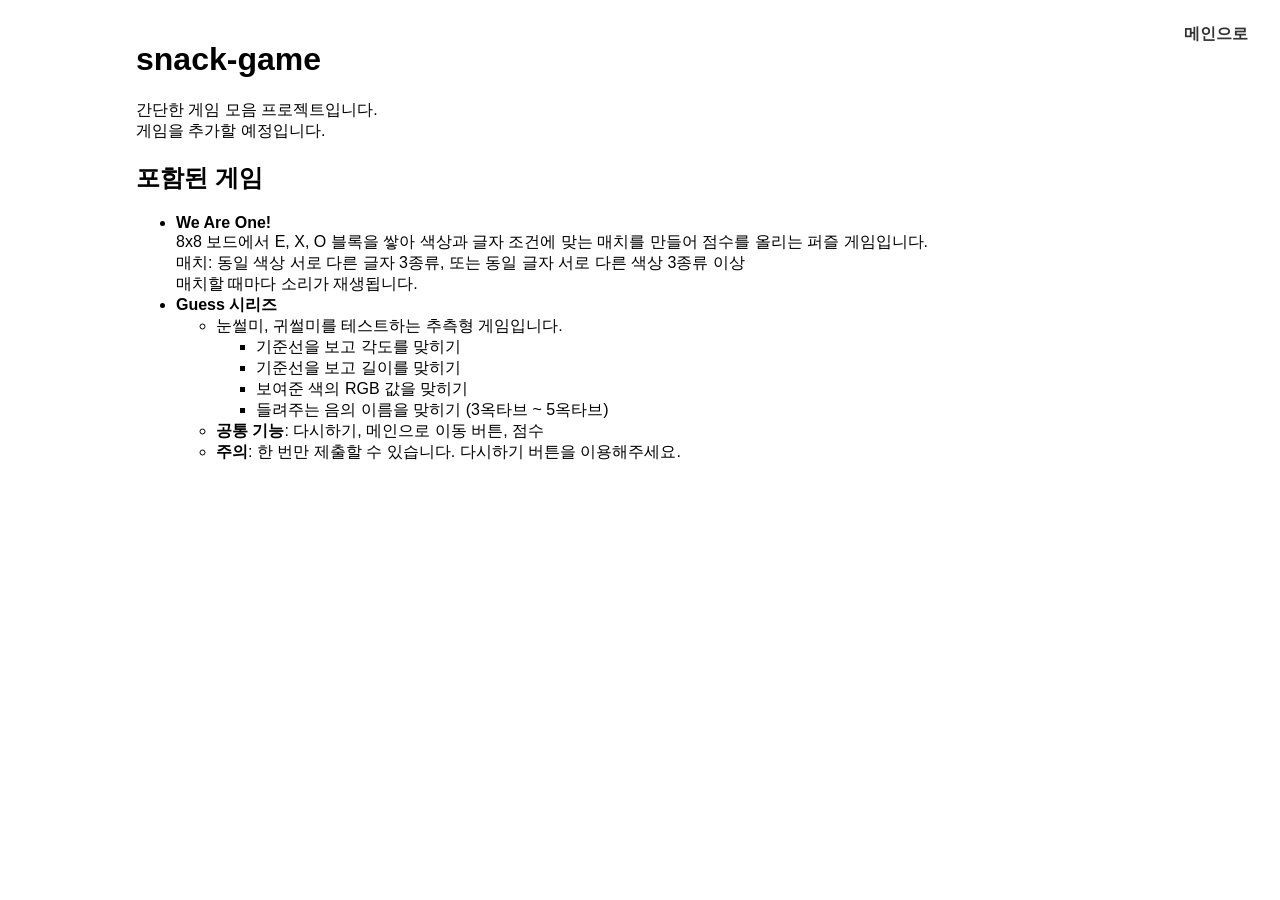
<file: help.html>
<!DOCTYPE html>
<html lang="ko">
<head>
    <meta charset="UTF-8">
    <meta name="viewport" content="width=device-width, initial-scale=1.0">
    <title>Help</title>
    <link rel="stylesheet" href="style.css">
</head>
<body><main class="container">
    <a href="index.html" class="right-top">메인으로</a>
    <h1>snack-game</h1>
    <p>간단한 게임 모음 프로젝트입니다.<br>
    게임을 추가할 예정입니다.</p>

    <h2>포함된 게임</h2>
    <ul>
        <li>
            <strong>We Are One!</strong><br>
            8x8 보드에서 E, X, O 블록을 쌓아 색상과 글자 조건에 맞는 매치를 만들어 점수를 올리는 퍼즐 게임입니다.<br>
            매치: 동일 색상 서로 다른 글자 3종류, 또는 동일 글자 서로 다른 색상 3종류 이상<br>
            매치할 때마다 소리가 재생됩니다.
        </li>
        <li><strong>Guess 시리즈</strong></li>
            <ul>
            <li>
                눈썰미, 귀썰미를 테스트하는 추측형 게임입니다.
                <ul>
                <li>기준선을 보고 각도를 맞히기</li>
                <li>기준선을 보고 길이를 맞히기</li>
                <li>보여준 색의 RGB 값을 맞히기</li>
                <li>들려주는 음의 이름을 맞히기 (3옥타브 ~ 5옥타브)</li>
                </ul>
            </li>
            <li>
                <strong>공통 기능</strong>: 다시하기, 메인으로 이동 버튼, 점수
            </li>
            <li>
                <strong>주의</strong>: 한 번만 제출할 수 있습니다. 다시하기 버튼을 이용해주세요.
            </li>
        </ul>
    </ul>
</main></body>
</html>
</file>
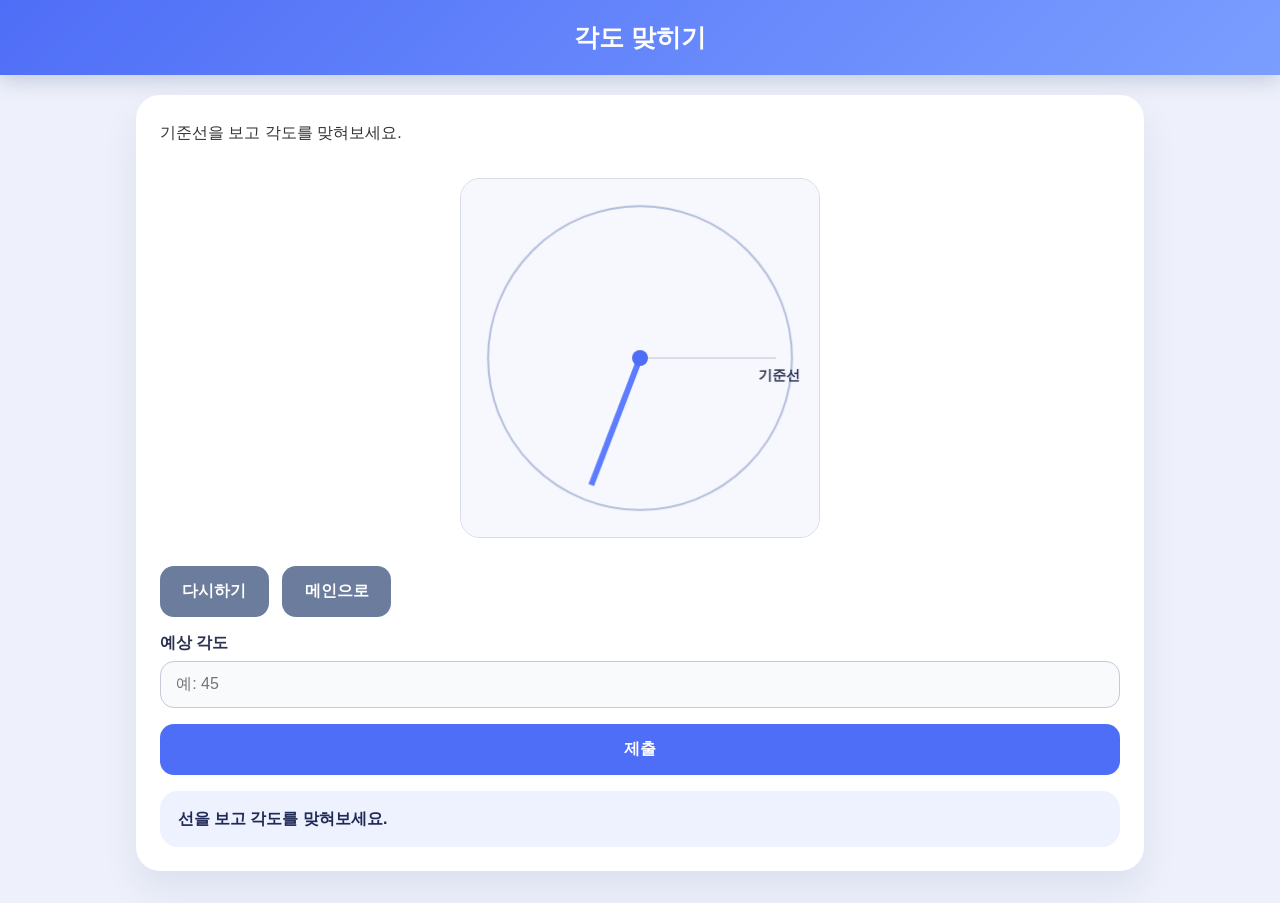
<file: guess/angle.html>
<!DOCTYPE html>
<html lang="ko">
<head>
    <meta charset="UTF-8">
    <meta name="viewport" content="width=device-width, initial-scale=1.0">
    <title>각도 맞히기</title>
    <link rel="stylesheet" href="style.css">
    <link rel="icon" href="favicon/angle.png" type="image/png">
</head>
<body data-game="angle">
    <nav><h1>각도 맞히기</h1></nav>
    <main class="container">
        <section class="game-panel">
            <div class="game-instruction">
                <p>기준선을 보고 각도를 맞혀보세요.</p>
            </div>
            <div class="visualization">
                <canvas id="visual-canvas" width="360" height="360"></canvas>
            </div>
            <div class="button-row">
                <button id="retry-btn" type="button" class="secondary">다시하기</button>
                <button type="button" class="secondary" onclick="location.href='../index.html'">메인으로</button>
            </div>
            <form id="answer-form" class="controls">
                <label>
                    예상 각도
                    <input id="answer-input" type="number" step="0.1" placeholder="예: 45" autocomplete="off">
                </label>
                <button type="submit">제출</button>
            </form>
            <div id="feedback" class="feedback"></div>
        </section>
    </main>
    <script src="game.js"></script>
</body>
</html>
</file>
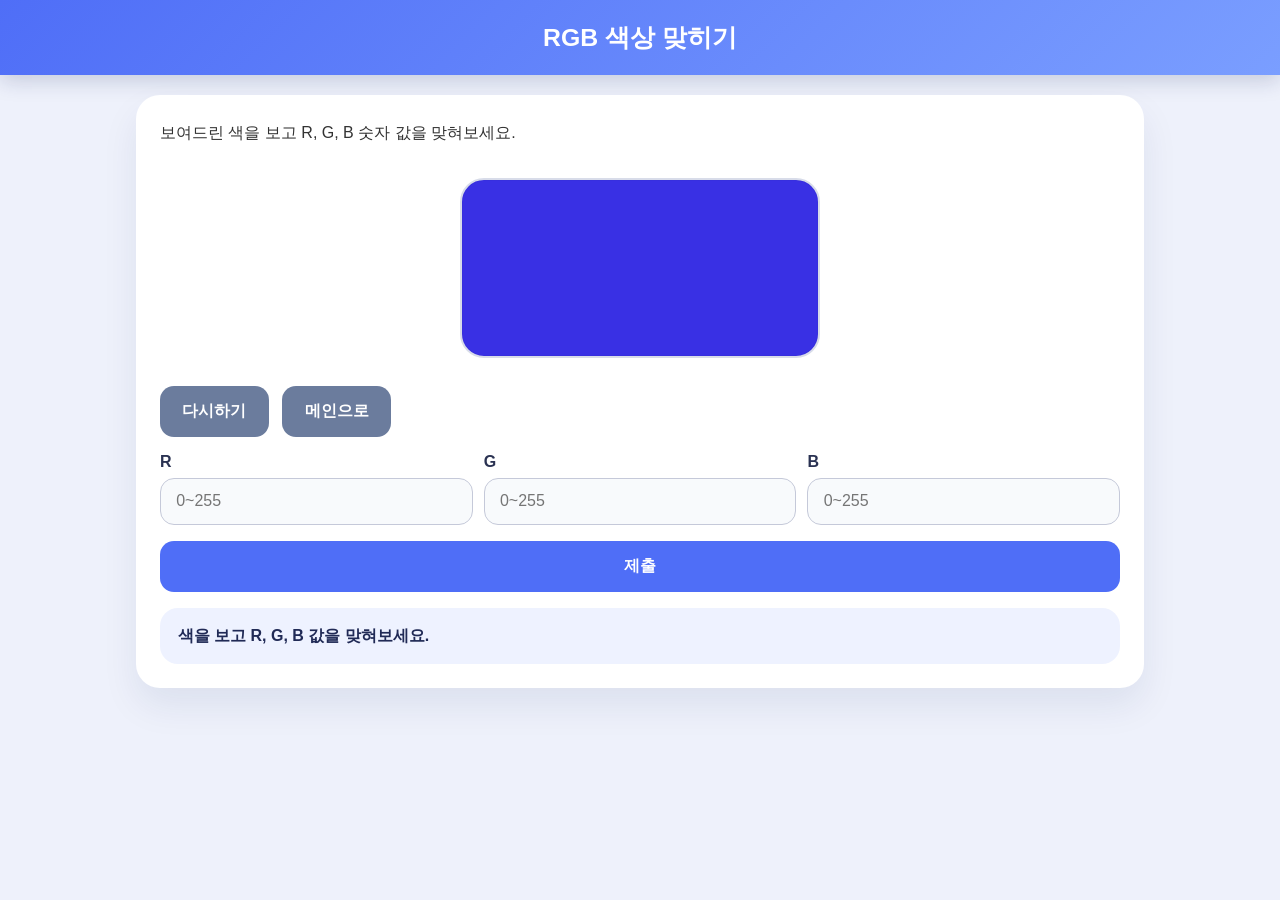
<file: guess/color.html>
<!DOCTYPE html>
<html lang="ko">
<head>
    <meta charset="UTF-8">
    <meta name="viewport" content="width=device-width, initial-scale=1.0">
    <title>색상 RGB 맞히기</title>
    <link rel="stylesheet" href="style.css">
    <link rel="icon" href="favicon/color.png" type="image/png">
</head>
<body data-game="color">
    <nav><h1>RGB 색상 맞히기</h1></nav>
    <main class="container">
        <section class="game-panel">
            <div class="game-instruction">
                <p>보여드린 색을 보고 R, G, B 숫자 값을 맞혀보세요.</p>
            </div>
            <div class="visualization">
                <div id="color-swatch" class="color-swatch"></div>
                <div id="color-submit" class="color-swatch-overlay"></div>
            </div>
            <div class="button-row">
                <button id="retry-btn" type="button" class="secondary">다시하기</button>
                <button type="button" class="secondary" onclick="location.href='../index.html'">메인으로</button>
            </div>
            <form id="answer-form" class="controls">
                <div class="form-row">
                    <label>
                        R
                        <input id="input-r" type="number" min="0" max="255" placeholder="0~255" autocomplete="off">
                    </label>
                    <label>
                        G
                        <input id="input-g" type="number" min="0" max="255" placeholder="0~255" autocomplete="off">
                    </label>
                    <label>
                        B
                        <input id="input-b" type="number" min="0" max="255" placeholder="0~255" autocomplete="off">
                    </label>
                </div>
                <button type="submit">제출</button>
            </form>
            <div id="feedback" class="feedback"></div>
        </section>
    </main>
    <script src="game.js"></script>
</body>
</html>
</file>
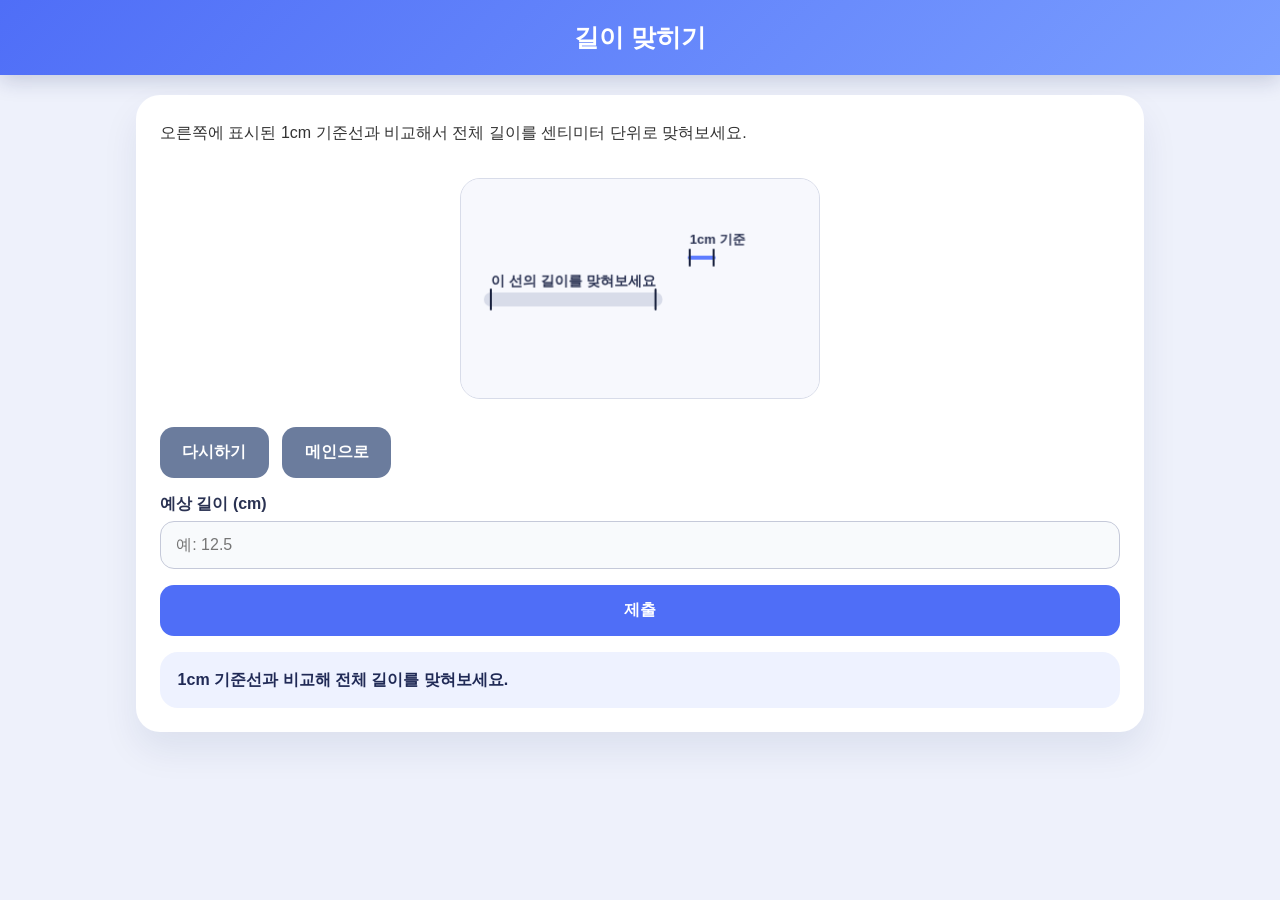
<file: guess/length.html>
<!DOCTYPE html>
<html lang="ko">
<head>
    <meta charset="UTF-8">
    <meta name="viewport" content="width=device-width, initial-scale=1.0">
    <title>길이 맞히기</title>
    <link rel="stylesheet" href="style.css">
    <link rel="icon" href="favicon/length.png" type="image/png">
</head>
<body data-game="length">
    <nav><h1>길이 맞히기</h1></nav>
    <main class="container">
        <section class="game-panel">
            <div class="game-instruction">
                <p>오른쪽에 표시된 1cm 기준선과 비교해서 전체 길이를 센티미터 단위로 맞혀보세요.</p>
            </div>
            <div class="visualization">
                <canvas id="visual-canvas" width="360" height="220"></canvas>
            </div>
            <div class="button-row">
                <button id="retry-btn" type="button" class="secondary">다시하기</button>
                <button type="button" class="secondary" onclick="location.href='../index.html'">메인으로</button>
            </div>
            <form id="answer-form" class="controls">
                <label>
                    예상 길이 (cm)
                    <input id="answer-input" type="number" step="0.1" placeholder="예: 12.5" autocomplete="off">
                </label>
                <button type="submit">제출</button>
            </form>
            <div id="feedback" class="feedback"></div>
        </section>
    </main>
    <script src="game.js"></script>
</body>
</html>
</file>
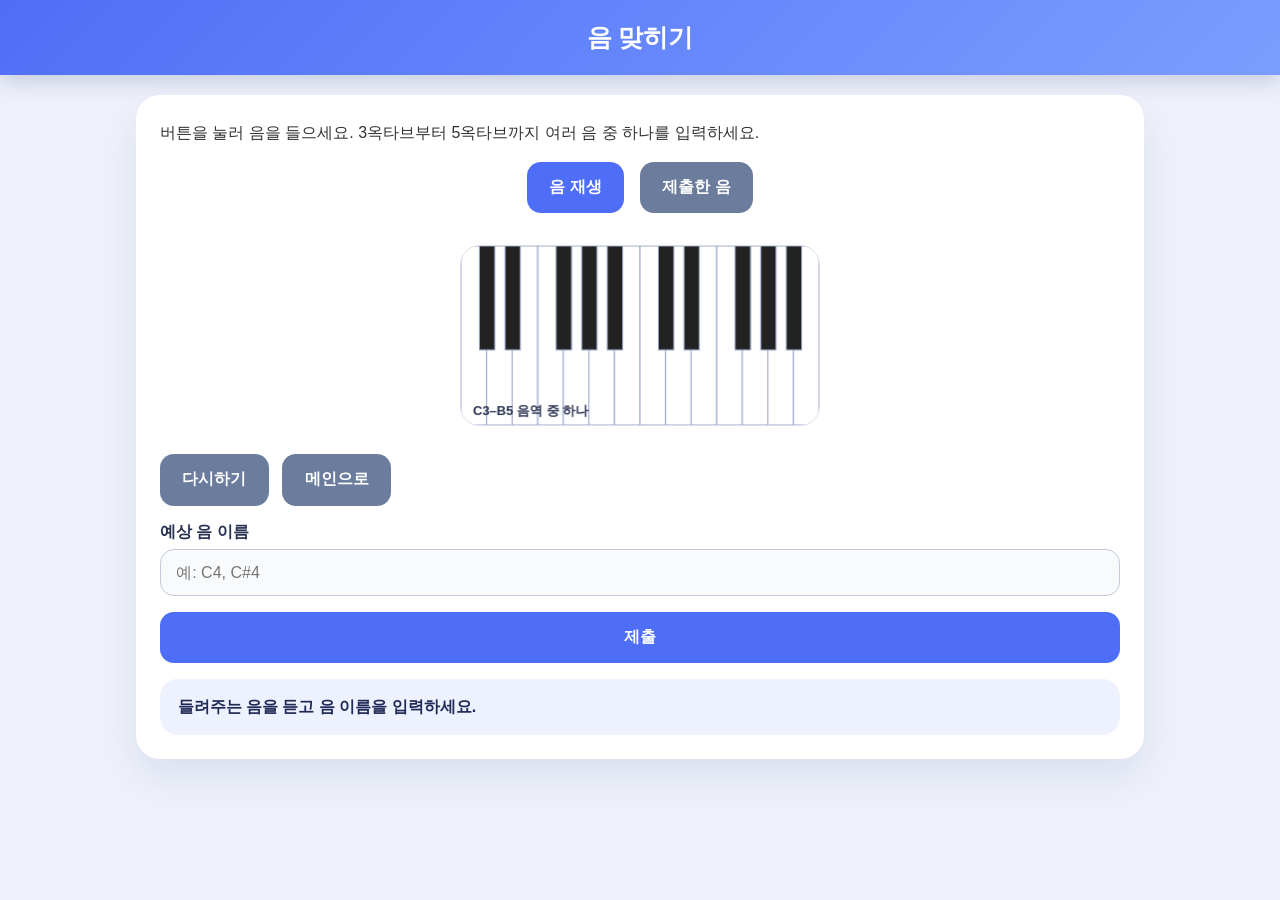
<file: guess/note.html>
<!DOCTYPE html>
<html lang="ko">
<head>
    <meta charset="UTF-8">
    <meta name="viewport" content="width=device-width, initial-scale=1.0">
    <title>음 맞히기</title>
    <link rel="stylesheet" href="style.css">
    <link rel="icon" href="favicon/note.png" type="image/png">
</head>
<body data-game="note">
    <nav><h1>음 맞히기</h1></nav>
    <main class="container">
        <section class="game-panel">
            <div class="game-instruction">
                <p>버튼을 눌러 음을 들으세요. 3옥타브부터 5옥타브까지 여러 음 중 하나를 입력하세요.</p>
            </div>
            <div class="note-controls">
                <button id="play-note-btn" type="button">음 재생</button>
                <button id="note-submit" type="button" class="secondary">제출한 음</button>
            </div>
            <div class="visualization">
                <canvas id="note-keyboard" width="360" height="180"></canvas>
            </div>
            <div class="button-row">
                <button id="retry-btn" type="button" class="secondary">다시하기</button>
                <button type="button" class="secondary" onclick="location.href='../index.html'">메인으로</button>
            </div>
            <form id="answer-form" class="controls">
                <label>
                    예상 음 이름
                    <input id="answer-note" type="text" placeholder="예: C4, C#4" autocomplete="off">
                </label>
                <button type="submit">제출</button>
            </form>
            <div id="feedback" class="feedback"></div>
        </section>
    </main>
    <script src="game.js"></script>
</body>
</html>
</file>
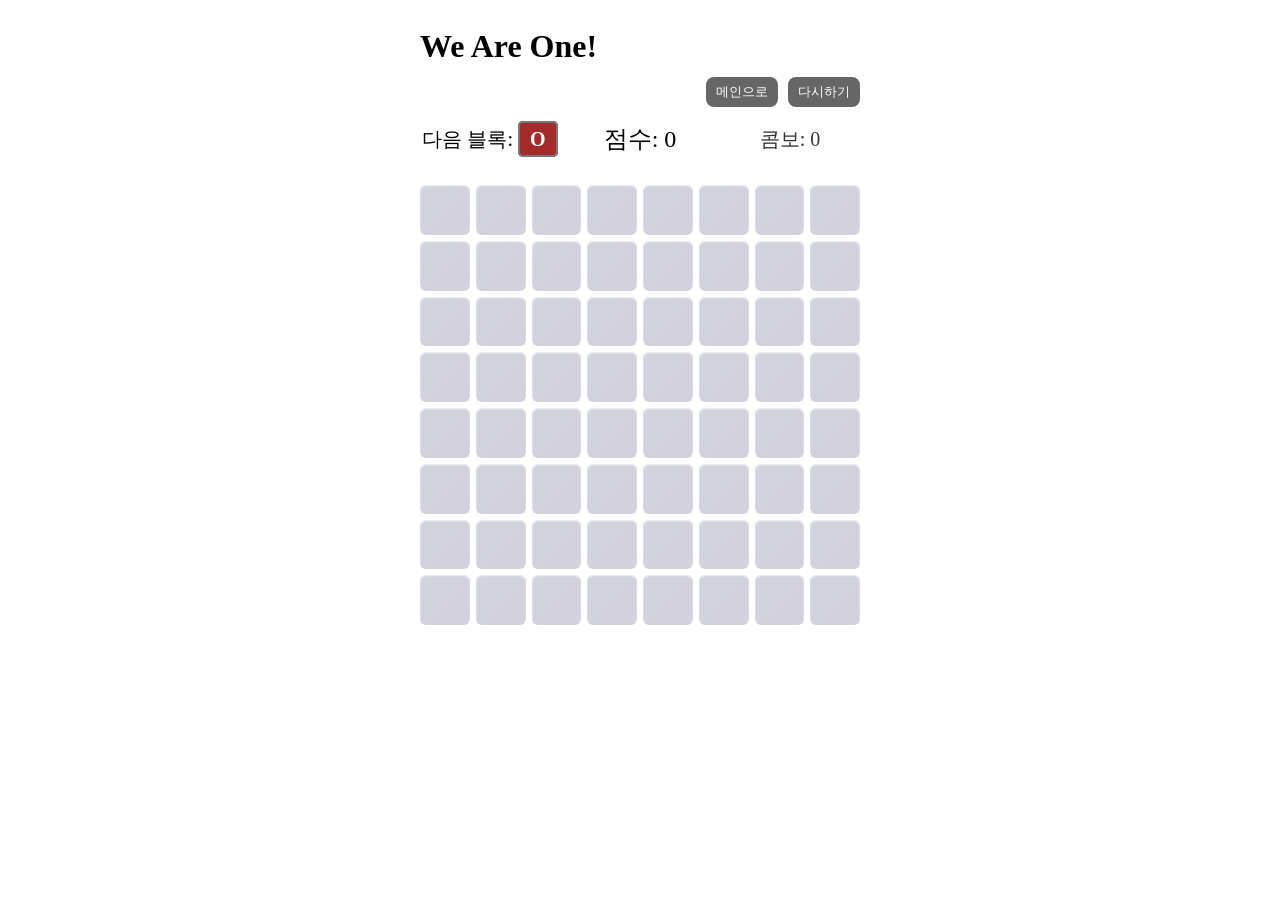
<file: makeexo/makeexo.html>
<!DOCTYPE html>
<html lang="ko">
<head>
    <meta charset="UTF-8">
    <meta name="viewport" content="width=device-width, initial-scale=1.0">
    <title>We Are One! EXO Puzzle Game</title>
    <link rel="stylesheet" href="style.css">
</head>
<body>
    <div id="game-container">
        <div id="top-bar">
            <h1>We Are One!</h1>
            <span id="game-over" style="display: none;">게임 오버!</span>
            <div id="top-actions">
                <button type="button" id="main-btn" onclick="window.location.href='../index.html'">메인으로</button>
                <button id="reset-btn">다시하기</button>
            </div>
        </div>
        <div id="status-bar">
            <div id="next-block">다음 블록: <span id="next-letter"></span></div>
            <div id="score">점수: 0</div>
            <div id="combo">콤보: 0</div>
        </div>
        <div id="board"></div>
    </div>
    <audio id="E" src="audio/E.mp3" preload="auto"></audio>
    <audio id="X" src="audio/X.mp3" preload="auto"></audio>
    <audio id="O" src="audio/O.mp3" preload="auto"></audio>
    <audio id="exo0" src="audio/2013년은엑소의해다.mp3" preload="auto"></audio>
    <audio id="exo1" src="audio/아사랑해요.mp3" preload="auto"></audio>
    <audio id="exo2" src="audio/엑소-위아원처하자.mp3" preload="auto"></audio>
    <audio id="exo3" src="audio/엑소사랑하자.mp3" preload="auto"></audio>
    <audio id="exo4" src="audio/영원하자.mp3" preload="auto"></audio>
    <audio id="exo5" src="audio/영원하자forever.mp3" preload="auto"></audio>
    <audio id="exo6" src="audio/우리는영원한엑소.mp3" preload="auto"></audio>
    <audio id="exo7" src="audio/위아원.mp3" preload="auto"></audio>
    <script src="game.js"></script>
</body>
</html>
</file>
<file: style.css>
body { margin: 0; font-family: Arial; display: flex; flex-direction: column; height: 100vh; }
.game-grid { display: grid; grid-template-columns: repeat(auto-fit, minmax(200px, 1fr)); gap: 1rem; padding: 2rem; }
@media (max-width: 768px) { .game-grid { grid-template-columns: 1fr; } h1 { margin: 0.2rem; } }
canvas { max-width: 100%; height: auto; display: block; margin: 0 auto; }

* {
    box-sizing: border-box;
}

.game-card {
    padding: 2rem 1rem;
    background: linear-gradient(135deg, #99aabb, #aa99bb); /* 그라데이션 */
    color: white;
    text-decoration: none;
    text-align: center;
    border-radius: 12px;
    box-shadow: 0 4px 8px rgba(0,0,0,0.2);
    transition: transform 0.3s, box-shadow 0.3s;
    font-weight: bold;
    font-size:20px
}

.game-card:hover {
    transform: translateY(-5px);
    box-shadow: 0 8px 16px rgba(0,0,0,0.3);
}

nav {
    background: linear-gradient(45deg, #ccaaff 0%, #eeddff 50%, #ccaaff 100%);
    padding: 1.5rem;
    text-align: center;
    box-shadow: 0 4px 12px rgba(0,0,0,0.2);
    position: relative;
    overflow: hidden;
}

.container {
    width: min(1040px, 100%);
    margin: 1.25rem auto 2rem;
    padding: 0 1rem;
}

.right-top {
    position: absolute;
    top: 1rem;
    right: 1rem;
    padding: 0.5rem 1rem;
    border-radius: 8px;
    text-decoration: none;
    color: #333;
    font-weight: bold;
    transition: background 0.3s, color 0.3s;
}
.right-top:hover {
    background: rgba(255, 255, 255, 1);
    color: #000;
}
</file>
<file: guess/style.css>
* {
    box-sizing: border-box;
}

body {
    margin: 0;
    min-height: 100vh;
    font-family: Arial, sans-serif;
    background: #eef1fb;
    color: #18203d;
    display: flex;
    flex-direction: column;
}

nav {
    background: linear-gradient(135deg, #4f6ef7, #7a9eff);
    color: white;
    padding: 1.3rem 1rem;
    text-align: center;
    box-shadow: 0 6px 20px rgba(15, 35, 90, 0.18);
}

nav h1 {
    margin: 0;
    font-size: 1.55rem;
}

.container {
    width: min(1040px, 100%);
    margin: 1.25rem auto 2rem;
    padding: 0 1rem;
}

.game-panel {
    background: white;
    border-radius: 24px;
    box-shadow: 0 18px 36px rgba(17, 40, 90, 0.08);
    padding: 1.5rem;
}

.game-instruction {
    margin-bottom: 1rem;
}

.game-instruction p {
    margin: 0;
    line-height: 1.7;
    color: #333;
}

.visualization {
    display: flex;
    justify-content: center;
    padding: 1rem 0;
    position: relative;
}

.color-swatch {
    width: 100%;
    max-width: 360px;
    height: 180px;
    border-radius: 24px;
    border: 2px solid #d8dce9;
    box-shadow: inset 0 0 0 1px rgba(17, 40, 90, 0.04);
}
/* 두 번째 스왓치: 반 사이즈, 겹침 */
.color-swatch-overlay {
    position: absolute;
    top: 1rem;
    left: 50%;
    width: 50%; /* 원본 기준으로 */
    max-width: 180px;
    height: 180px;
    z-index: 2;   /* 원본 위로 */
    border-radius: 12px;
}

canvas {
    background: #f7f8fd;
    border: 1px solid #d8dce9;
    border-radius: 20px;
    width: min(100%, 360px);
    max-width: 420px;
}

.controls {
    display: grid;
    gap: 1rem;
    margin: 1rem 0;
}

label {
    display: grid;
    gap: 0.4rem;
    font-weight: 600;
    color: #2a3252;
}

input[type="number"],
input[type="text"] {
    width: 100%;
    padding: 0.85rem 0.95rem;
    border: 1px solid #c5c9d9;
    border-radius: 14px;
    background: #f8fafc;
    font-size: 1rem;
    color: #1f2a44;
    box-sizing: border-box;
}

input[type="number"]::-webkit-inner-spin-button,
input[type="number"]::-webkit-outer-spin-button {
    -webkit-appearance: none;
    margin: 0;
}

.form-row {
    display: grid;
    grid-template-columns: repeat(auto-fit, minmax(100px, 1fr));
    column-gap: 0.7rem;
    row-gap: 0.7rem;
}

.button-row {
    display: flex;
    flex-wrap: wrap;
    gap: 0.85rem;
    margin-top: 0.75rem;
}

button {
    border: none;
    border-radius: 14px;
    padding: 0.95rem 1.4rem;
    font-weight: 700;
    font-size: 0.98rem;
    color: white;
    background: #4f6ef7;
    cursor: pointer;
    transition: transform 0.18s ease, box-shadow 0.18s ease;
}

button:hover {
    transform: translateY(-1px);
    box-shadow: 0 10px 25px rgba(79, 110, 247, 0.22);
}

button.secondary {
    background: #6b7c9d;
}

button.tertiary {
    background: #4f6ef7;
}

.feedback {
    min-height: 3rem;
    padding: 1rem 1.1rem;
    border-radius: 18px;
    background: #eef2ff;
    color: #202a56;
    line-height: 1.5;
    font-weight: 600;
    margin-top: 0.5rem;
}

.note-controls {
    display: flex;
    flex-wrap: wrap;
    gap: 1rem;
    justify-content: center;
    margin-bottom: 1rem;
}

@media (max-width: 640px) {
    .container { padding: 0 0.75rem; }
    .button-row { justify-content: center; }
    .form-row {
        grid-template-columns: 1fr;
    }
}
</file>
<file: makeexo/style.css>
/* EXO Puzzle Game Styles */
:root {
    --drop-distance: -700%;
}

#game-container {
    display: flex;
    flex-direction: column;
    align-items: center;
    padding: 20px;
    width: 100%;
    box-sizing: border-box;
}

#top-bar {
    width: 100%;
    max-width: 440px;
    display: flex;
    flex-direction: column;
    align-items: stretch;
    margin-bottom: 16px;
    gap: 12px;
}

#top-bar h1 {
    font-size: 2rem;
    margin: 0;
    flex: none;
}

#top-actions {
    display: flex;
    flex-wrap: wrap;
    align-items: center;
    gap: 10px;
    justify-content: flex-end;
}

#top-actions button {
    padding: 6px 10px;
    font-size: 13px;
    border-radius: 8px;
    border: none;
    background-color: #666;
    color: white;
    cursor: pointer;
    min-width: 72px;
    width: auto;
}

#top-actions button:hover {
    background-color: #444;
}

#reset-btn {
    background-color: #5a8cff;
}

#reset-btn:hover {
    background-color: #3f6ef9;
}

#main-btn {
    background-color: #6bba8b;
}

#main-btn:hover {
    background-color: #3c9a5b;
}

#game-over {
    color: #d32f2f;
    font-weight: bold;
    white-space: nowrap;
}

#status-bar {
    width: 100%;
    max-width: 440px;
    display: flex;
    justify-content: space-between;
    align-items: center;
    gap: 10px;
    flex-wrap: wrap;
}

#status-bar>div {
    flex: 1 1 120px;
    text-align: center;
}

#board {
    display: grid;
    grid-template-columns: repeat(8, minmax(0, 1fr));
    gap: 6px;
    margin: 20px 0;
    width: min(100%, 440px);
}

.cell {
    width: 100%;
    height: auto;
    border-radius: 6px;
    display: flex;
    align-items: center;
    justify-content: center;
    font-size: 24px;
    font-weight: bold;
    cursor: pointer;
    background-color: #f0f0f0;
    box-shadow: inset 0 0 0 1px rgba(255, 255, 255, 0.35);
    transition: transform 0.1s ease, box-shadow 0.1s ease, background-color 0.2s ease;
    aspect-ratio: 1 / 1;
    min-height: 40px;
    min-width: 0;
}

.cell:hover {
    transform: translateY(-1px);
    box-shadow: 0 4px 8px rgba(0, 0, 0, 0.12);
}

.cell.empty {
    background: linear-gradient(135deg, #d0d4dc 0%, #d4d0dc 100%);
    border-color: rgba(0, 0, 0, 0.08);
    box-shadow: inset 0 1px 2px rgba(255, 255, 255, 0.7);
}

* {
    box-sizing: border-box;
}

#score {
    font-size: 24px;
    margin-bottom: 10px;
    text-align: center;
}

#combo {
    font-size: 20px;
    margin-bottom: 10px;
    color: #333;
    text-align: center;
}

#next-block {
    font-size: 20px;
    margin-bottom: 10px;
    text-align: center;
}

#next-letter {
    font-weight: bold;
    padding: 5px 10px;
    border-radius: 5px;
    border: 2px solid #777;
}

.cell.highlighted {
    background-color: rgba(51, 255, 153, 0.5);
    box-shadow: inset 0 0 0 1px rgba(0, 0, 0, 0.12);
}

.cell.matched {
    animation: vanish 0.25s ease forwards;
}

.cell.falling {
    transform: translateY(-16px);
}

.cell.placed {
    animation: place 0.4s ease forwards;
}

@keyframes vanish {
    to {
        opacity: 0;
        transform: scale(0.6);
    }
}

@keyframes place {
    from {
        transform: translateY(var(--drop-distance));
        opacity: 0;
    }

    to {
        transform: translateY(0);
        opacity: 1;
    }
}

#game-over {
    font-size: 1.5rem;
    color: red;
    margin-top: 10px;
}

@media (max-width: 520px) {
    #game-container {
        padding: 14px;
    }

    #top-bar {
        flex-direction: column;
        align-items: stretch;
        gap: 10px;
    }

    #top-actions button {
        width: auto;
        flex: none;
    }

    #score,
    #combo,
    #next-block {
        font-size: 18px;
        margin-bottom: 8px;
    }

    #board {
        gap: 4px;
        width: 100%;
    }

    .cell {
        font-size: 18px;
    }
}
</file>
